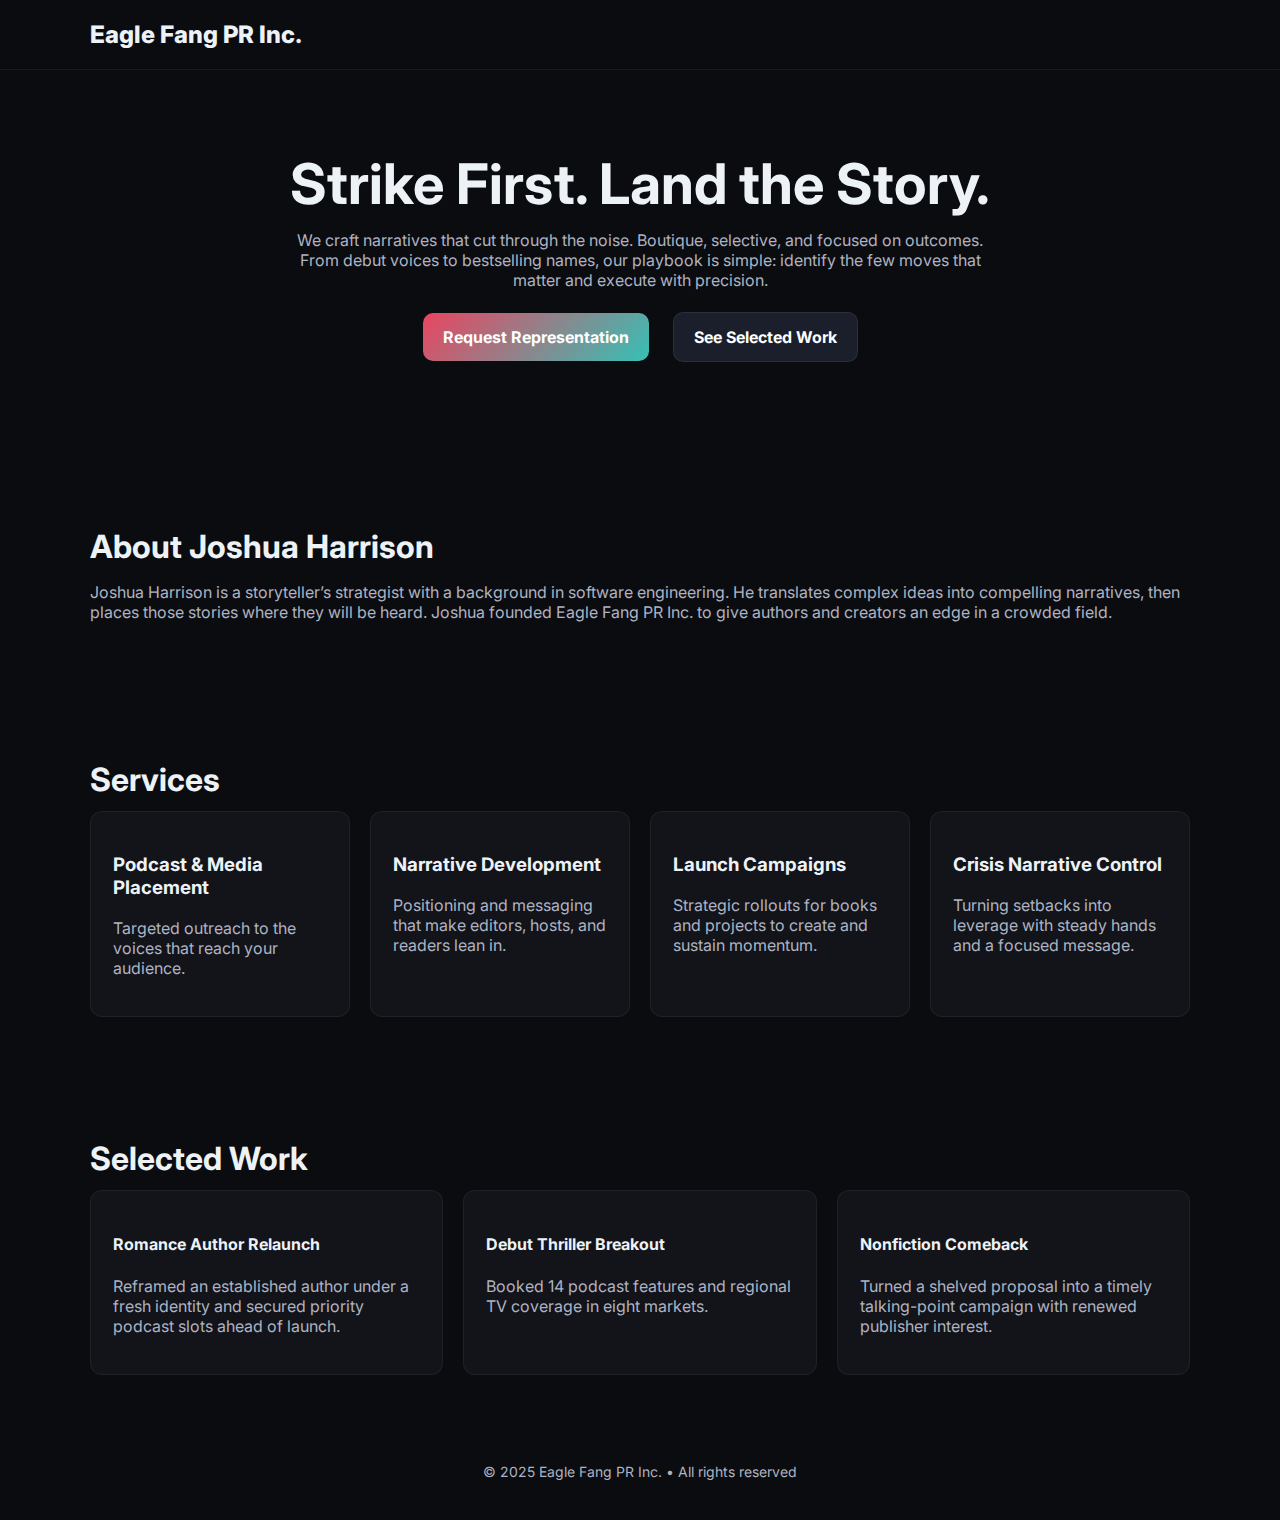
<file: index.html>
<!doctype html>
<html lang="en">
<head>
  <meta charset="utf-8" />
  <meta name="viewport" content="width=device-width, initial-scale=1" />
  <title>Eagle Fang PR Inc. | Strike First. Land the Story.</title>
  <meta name="description" content="Eagle Fang PR Inc. is a boutique publicity studio led by Joshua Harrison. We craft narratives that cut through the noise and land the story." />
  <link rel="preconnect" href="https://fonts.googleapis.com">
  <link rel="preconnect" href="https://fonts.gstatic.com" crossorigin>
  <link href="https://fonts.googleapis.com/css2?family=Inter:wght@300;400;600;800&display=swap" rel="stylesheet">
  <link href="./Home.css" rel="stylesheet">
</head>
<body>
  <header>
    <div class="container">
      <div class="brand">Eagle Fang PR Inc.</div>
    </div>
  </header>

  <main>
    <section class="hero container">
      <h1>Strike First. Land the Story.</h1>
      <p>We craft narratives that cut through the noise. Boutique, selective, and focused on outcomes. From debut voices to bestselling names, our playbook is simple: identify the few moves that matter and execute with precision.</p>
      <a href="./Contacts.html" class="btn">Request Representation</a>
      <a href="#work" class="btn btn--ghost">See Selected Work</a>
    </section>

    <section id="about" class="container">
      <h2>About Joshua Harrison</h2>
      <p class="muted">Joshua Harrison is a storyteller’s strategist with a background in software engineering. He translates complex ideas into compelling narratives, then places those stories where they will be heard. Joshua founded Eagle Fang PR Inc. to give authors and creators an edge in a crowded field.</p>
    </section>

    <section id="services" class="container">
      <h2>Services</h2>
      <div class="grid">
        <div class="card"><h3>Podcast & Media Placement</h3><p class="muted">Targeted outreach to the voices that reach your audience.</p></div>
        <div class="card"><h3>Narrative Development</h3><p class="muted">Positioning and messaging that make editors, hosts, and readers lean in.</p></div>
        <div class="card"><h3>Launch Campaigns</h3><p class="muted">Strategic rollouts for books and projects to create and sustain momentum.</p></div>
        <div class="card"><h3>Crisis Narrative Control</h3><p class="muted">Turning setbacks into leverage with steady hands and a focused message.</p></div>
      </div>
    </section>

    <section id="work" class="container">
      <h2>Selected Work</h2>
      <div class="grid">
        <div class="card"><h4>Romance Author Relaunch</h4><p class="muted">Reframed an established author under a fresh identity and secured priority podcast slots ahead of launch.</p></div>
        <div class="card"><h4>Debut Thriller Breakout</h4><p class="muted">Booked 14 podcast features and regional TV coverage in eight markets.</p></div>
        <div class="card"><h4>Nonfiction Comeback</h4><p class="muted">Turned a shelved proposal into a timely talking-point campaign with renewed publisher interest.</p></div>
      </div>
    </section>

  </main>

  <footer>
    <div class="container">© 2025 Eagle Fang PR Inc. • All rights reserved</div>
  </footer>
</body>
</html>
</file>
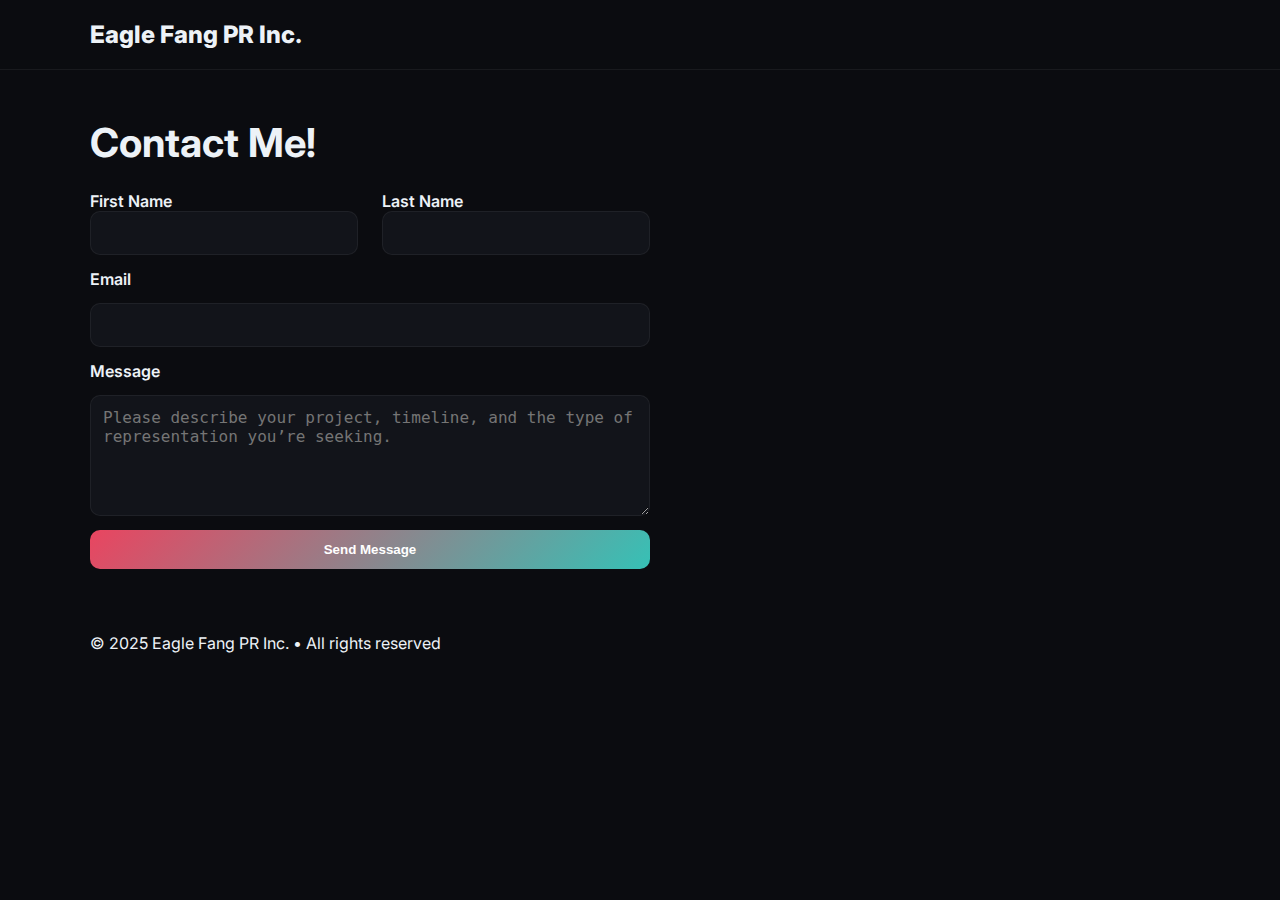
<file: Contacts.html>
<!DOCTYPE html>
<html lang="en">
<head>
  <meta charset="UTF-8" />
  <meta name="viewport" content="width=device-width, initial-scale=1.0"/>
  <title>Request Form</title>

  <!-- Optional: load your font again if you want the same look -->
  <link rel="preconnect" href="https://fonts.googleapis.com">
  <link rel="preconnect" href="https://fonts.gstatic.com" crossorigin>
  <link href="https://fonts.googleapis.com/css2?family=Inter:wght@300;400;600;800&display=swap" rel="stylesheet">

  <link href="./Contacts.css" rel="stylesheet" />
</head>
<body>
  <header>
    <div class="container">
      <div class="brand">Eagle Fang PR Inc.</div>
    </div>
  </header>

  <main>
    <!-- FIXED: added the missing ">" -->
    <div class="container mt-5">
      <h1>Contact Me!</h1>

      <form action="https://formsubmit.co/3862f2064495e0a0392d7c21c8d2f64a" method="POST" class="contact-form">
        <div class="name-fields">
          <div>
            <label for="first-name">First Name</label>
            <input type="text" name="first-name" id="first-name" required minlength="1" maxlength="60">
          </div>
          <div>
            <label for="last-name">Last Name</label>
            <input type="text" name="last-name" id="last-name" required minlength="1" maxlength="60">
          </div>
        </div>
      
        <label for="email">Email</label>
        <input type="email" name="email" id="email" required maxlength="254">
      
        <label for="message">Message</label>
        <textarea name="message" id="message" rows="5" required maxlength="1500"
          placeholder="Please describe your project, timeline, and the type of representation you’re seeking."></textarea>
      
        <!-- Honeypot -->
        <div class="hidden">
          <label for="company">Company</label>
          <input type="text" name="company" id="company" tabindex="-1" autocomplete="off">
        </div>
      
        <!-- FormSubmit options -->
        <input type="hidden" name="_subject" value="New Contact Request">
        <input type="hidden" name="_captcha" value="false">
        <input type="hidden" name="_next" value="https://hjosh-20.github.io/EagleFangDemo.github.io/ThankuPage.html">
        <!-- optional helpers:
        <input type="hidden" name="_cc" value="ops@eaglefangpr.com">
        <input type="hidden" name="_blacklist" value="viagra,casino,loan,click here">
        -->
      
        <button type="submit" class="btn">Send Message</button>
      </form>
    </div>
  </main>
  <footer>
    <div class="container">© 2025 Eagle Fang PR Inc. • All rights reserved</div>
  </footer>
</body>
</html>
</file>
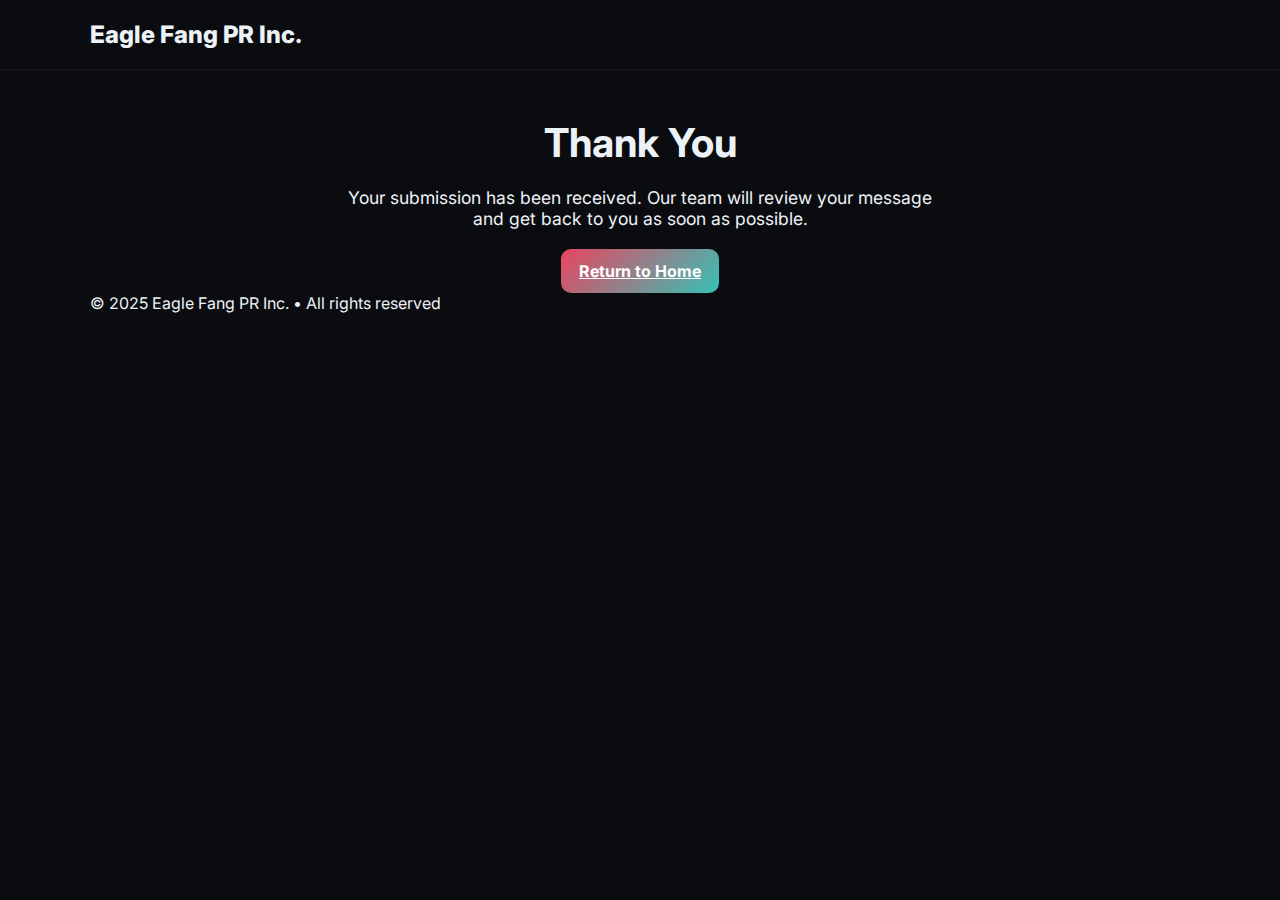
<file: ThankuPage.html>
<!DOCTYPE html>
<html lang="en">
<head>
  <meta charset="UTF-8" />
  <meta name="viewport" content="width=device-width, initial-scale=1.0"/>
  <title>Thank You | Eagle Fang PR Inc.</title>

  <link rel="preconnect" href="https://fonts.googleapis.com">
  <link rel="preconnect" href="https://fonts.gstatic.com" crossorigin>
  <link href="https://fonts.googleapis.com/css2?family=Inter:wght@300;400;600;800&display=swap" rel="stylesheet">

  <link href="./Contacts.css" rel="stylesheet" />
</head>
<body>
  <header>
    <div class="container">
      <div class="brand">Eagle Fang PR Inc.</div>
    </div>
  </header>

  <main>
    <div class="container mt-5" style="text-align: center;">
      <h1>Thank You</h1>
      <p class="muted" style="max-width: 600px; margin: 20px auto; font-size: 1.1rem;">
        Your submission has been received. Our team will review your message and get back to you as soon as possible.
      </p>
      <a href="index.html" class="btn">Return to Home</a>
    </div>
  </main>

  <footer>
    <div class="container">© 2025 Eagle Fang PR Inc. • All rights reserved</div>
  </footer>
</body>
</html>
</file>
<file: Home.css>
/* Core */
body {
  background: #0b0c10;
  color: #edf2f7;
  font-family: Inter, sans-serif;
  margin: 0;
}

a {
  color: inherit;
  text-decoration: none;
}

/* Layout */
.container {
  width: min(1100px, 92%);
  margin: auto;
}

header {
  padding: 20px 0;
  border-bottom: 1px solid rgba(255, 255, 255, 0.06);
}

.brand {
  font-size: 1.5rem;
  font-weight: 800;
}

section {
  padding: 48px 0;
}

/* Hero */
.hero {
  text-align: center;
  padding: 80px 0;
}

.hero h1 {
  font-size: clamp(34px, 6vw, 56px);
  margin: 0;
}

.hero p {
  max-width: 720px;
  margin: 12px auto;
  color: #aeb3c2;
}

/* Headings & text */
h2 {
  font-size: clamp(22px, 3.4vw, 32px);
  margin-bottom: 12px;
}

.muted {
  color: #aeb3c2;
}

/* Buttons */
.btn {
  display: inline-block;
  background: linear-gradient(135deg, #e94560, #36c1b6);
  color: #ffffff;
  padding: 14px 20px;
  border-radius: 10px;
  font-weight: 700;
  margin: 10px;
  border: 0;
}

.btn--ghost {
  background: #1a1f2b;
  border: 1px solid rgba(255, 255, 255, 0.08);
}

/* Cards & grids */
.grid {
  display: grid;
  grid-template-columns: repeat(auto-fit, minmax(260px, 1fr));
  gap: 20px;
}

.card {
  background: #12141a;
  padding: 22px;
  border-radius: 12px;
  border: 1px solid rgba(255, 255, 255, 0.06);
}

/* Footer */
footer {
  text-align: center;
  padding: 40px 0;
  color: #aeb3c2;
  font-size: 14px;
}
</file>
<file: Contacts.css>
/* Base */
:root {
  --bg: #0b0c10;
  --text: #edf2f7;
  --muted: #aeb3c2;
  --card: #12141a;
  --border: rgba(255,255,255,.06);
  --btn-grad-start: #e94560;
  --btn-grad-end: #36c1b6;
}

* { box-sizing: border-box; }
html, body { height: 100%; }
body {
  margin: 0;
  background: var(--bg);
  color: var(--text);
  font-family: Inter, system-ui, -apple-system, Segoe UI, Roboto, Arial, sans-serif;
}

/* Layout & header */
.container { width: min(1100px, 92%); margin: 0 auto; }
.mt-5 { margin-top: 3rem; }

header {
  padding: 20px 0;
  border-bottom: 1px solid var(--border);
}
.brand { font-size: 1.5rem; font-weight: 800; }

/* Form */
.contact-form {
  max-width: 560px;
  margin: 1.5rem 0 4rem;
  display: grid;
  gap: 14px;
}

.contact-form label {
  font-weight: 600;
}

.contact-form input,
.contact-form textarea {
  width: 100%;
  padding: 12px 12px;
  border-radius: 10px;
  border: 1px solid var(--border);
  background: var(--card);
  color: var(--text);
  font-size: 1rem;
}

.name-fields {
  display: flex;
  gap: 24px;   /* bump this up until you’re happy */
}

.name-fields > div {
  flex: 1;
  min-width: 0; /* ensures they shrink cleanly on smaller screens */
}

/* Button */
.btn {
  display: inline-block;
  padding: 12px 18px;
  border-radius: 10px;
  font-weight: 700;
  border: 0;
  cursor: pointer;
  background: linear-gradient(135deg, var(--btn-grad-start), var(--btn-grad-end));
  color: #fff;
}
.btn:focus-visible { outline: 2px solid #fff; outline-offset: 2px; }
.btn:hover { filter: brightness(1.05); }

/* Hide honeypot from humans; bots still see/fill it */
.hidden {
  position: absolute;
  left: -9999px;
  top: -9999px;
  height: 0;
  overflow: hidden;
  visibility: hidden;
}

/* Headings */
h1 { margin: 1rem 0; font-size: clamp(28px, 4vw, 40px); }
</file>
